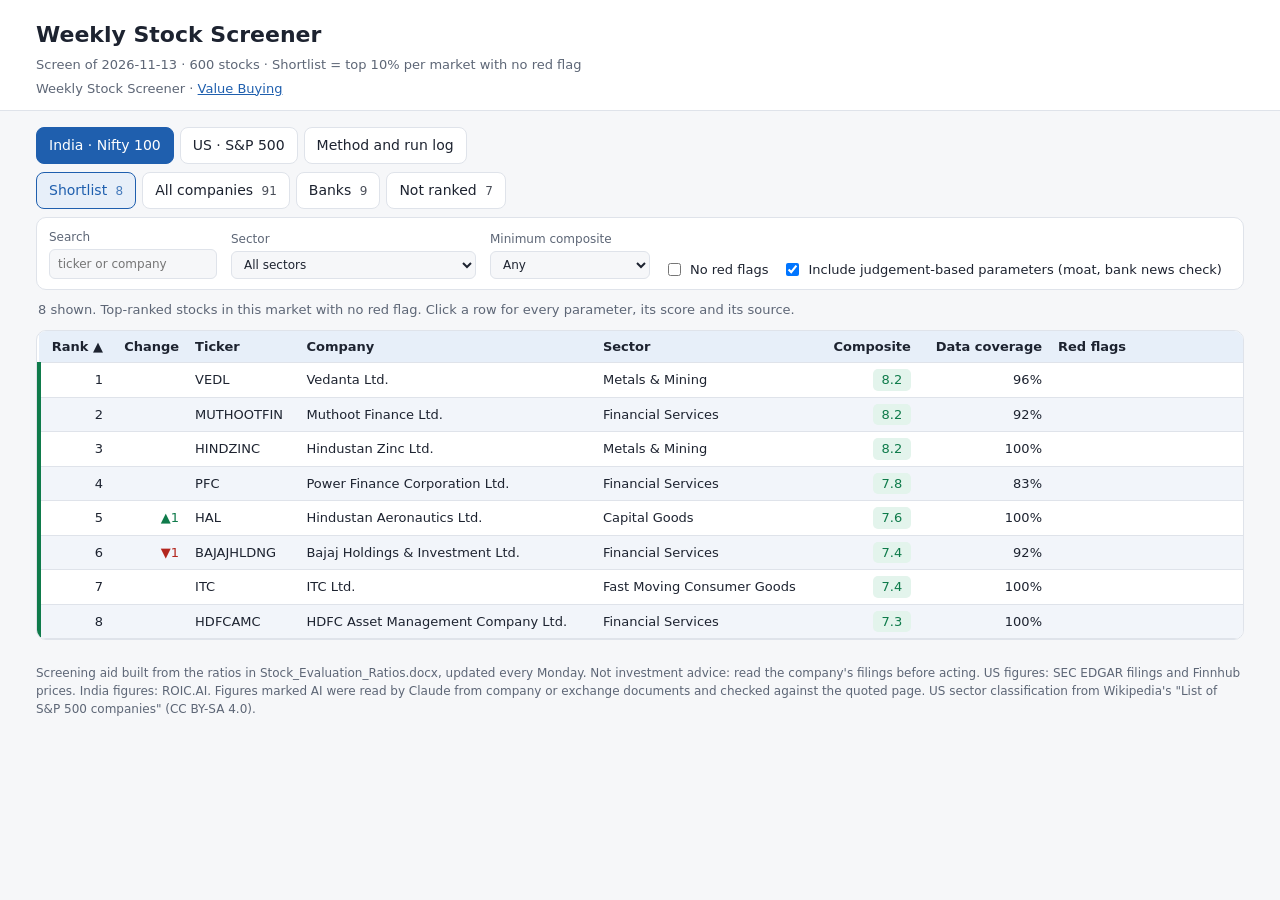
<file: index.html>
<!doctype html>
<html lang="en">
<head>
<meta charset="utf-8">
<meta name="viewport" content="width=device-width, initial-scale=1">
<meta name="robots" content="noindex, nofollow">
<meta http-equiv="Content-Security-Policy" content="default-src 'self'; script-src 'self'; style-src 'self'; img-src 'self' data:; connect-src 'self'; base-uri 'none'; form-action 'none'">
<title>Weekly Stock Screener</title>
<link rel="icon" href="data:,">
<link rel="stylesheet" href="style.css">
</head>
<body>
<header class="top">
  <div class="wrap">
    <h1>Weekly Stock Screener</h1>
    <p class="sub" id="meta">Loading…</p>
    <p class="sub">Weekly Stock Screener · <a href="value/">Value Buying</a></p>
  </div>
</header>

<main class="wrap">
  <nav class="tabs" aria-label="Market">
    <button data-market="india" aria-selected="true">India · Nifty 100</button>
    <button data-market="us" aria-selected="false">US · S&amp;P 500</button>
    <button data-market="about" aria-selected="false">Method and run log</button>
  </nav>
  <nav class="tabs sub-tabs" id="views" aria-label="View">
    <button data-view="Shortlist" aria-selected="true">Shortlist <span class="count" data-count="Shortlist"></span></button>
    <button data-view="companies" aria-selected="false">All companies <span class="count" data-count="companies"></span></button>
    <button data-view="banks" aria-selected="false">Banks <span class="count" data-count="banks"></span></button>
    <button data-view="Insufficient data" aria-selected="false">Not ranked <span class="count" data-count="Insufficient data"></span></button>
  </nav>

  <section class="filters" id="filters" aria-label="Filters">
    <label>Search <input type="search" id="q" placeholder="ticker or company"></label>
    <label>Sector <select id="sector"><option value="">All sectors</option></select></label>
    <label>Minimum composite <select id="minscore">
      <option value="">Any</option><option value="5">5+</option><option value="6">6+</option>
      <option value="7">7+</option><option value="8">8+</option>
    </select></label>
    <label class="check"><input type="checkbox" id="noflags"> No red flags</label>
    <label class="check" title="Economic moat and the bank news check are judgements made by AI, not measured numbers. Switch off to rank on measured and reported figures only."><input type="checkbox" id="subj" checked> Include judgement-based parameters (moat, bank news check)</label>
  </section>

  <p class="hint" id="hint"></p>
  <section id="detail" class="card detail" hidden></section>
  <div class="tablewrap" id="tablewrap"><table id="table"><thead></thead><tbody></tbody></table></div>
  <section id="about" hidden></section>
</main>

<footer class="wrap foot">
  Screening aid built from the ratios in Stock_Evaluation_Ratios.docx, updated every Monday. Not investment advice:
  read the company's filings before acting. US figures: SEC EDGAR filings and Finnhub prices. India figures: ROIC.AI.
  Figures marked AI were read by Claude from company or exchange documents and checked against the quoted page.
  US sector classification from Wikipedia's "List of S&amp;P 500 companies" (CC BY-SA 4.0).
</footer>
<script src="app.js"></script>
</body>
</html>
</file>
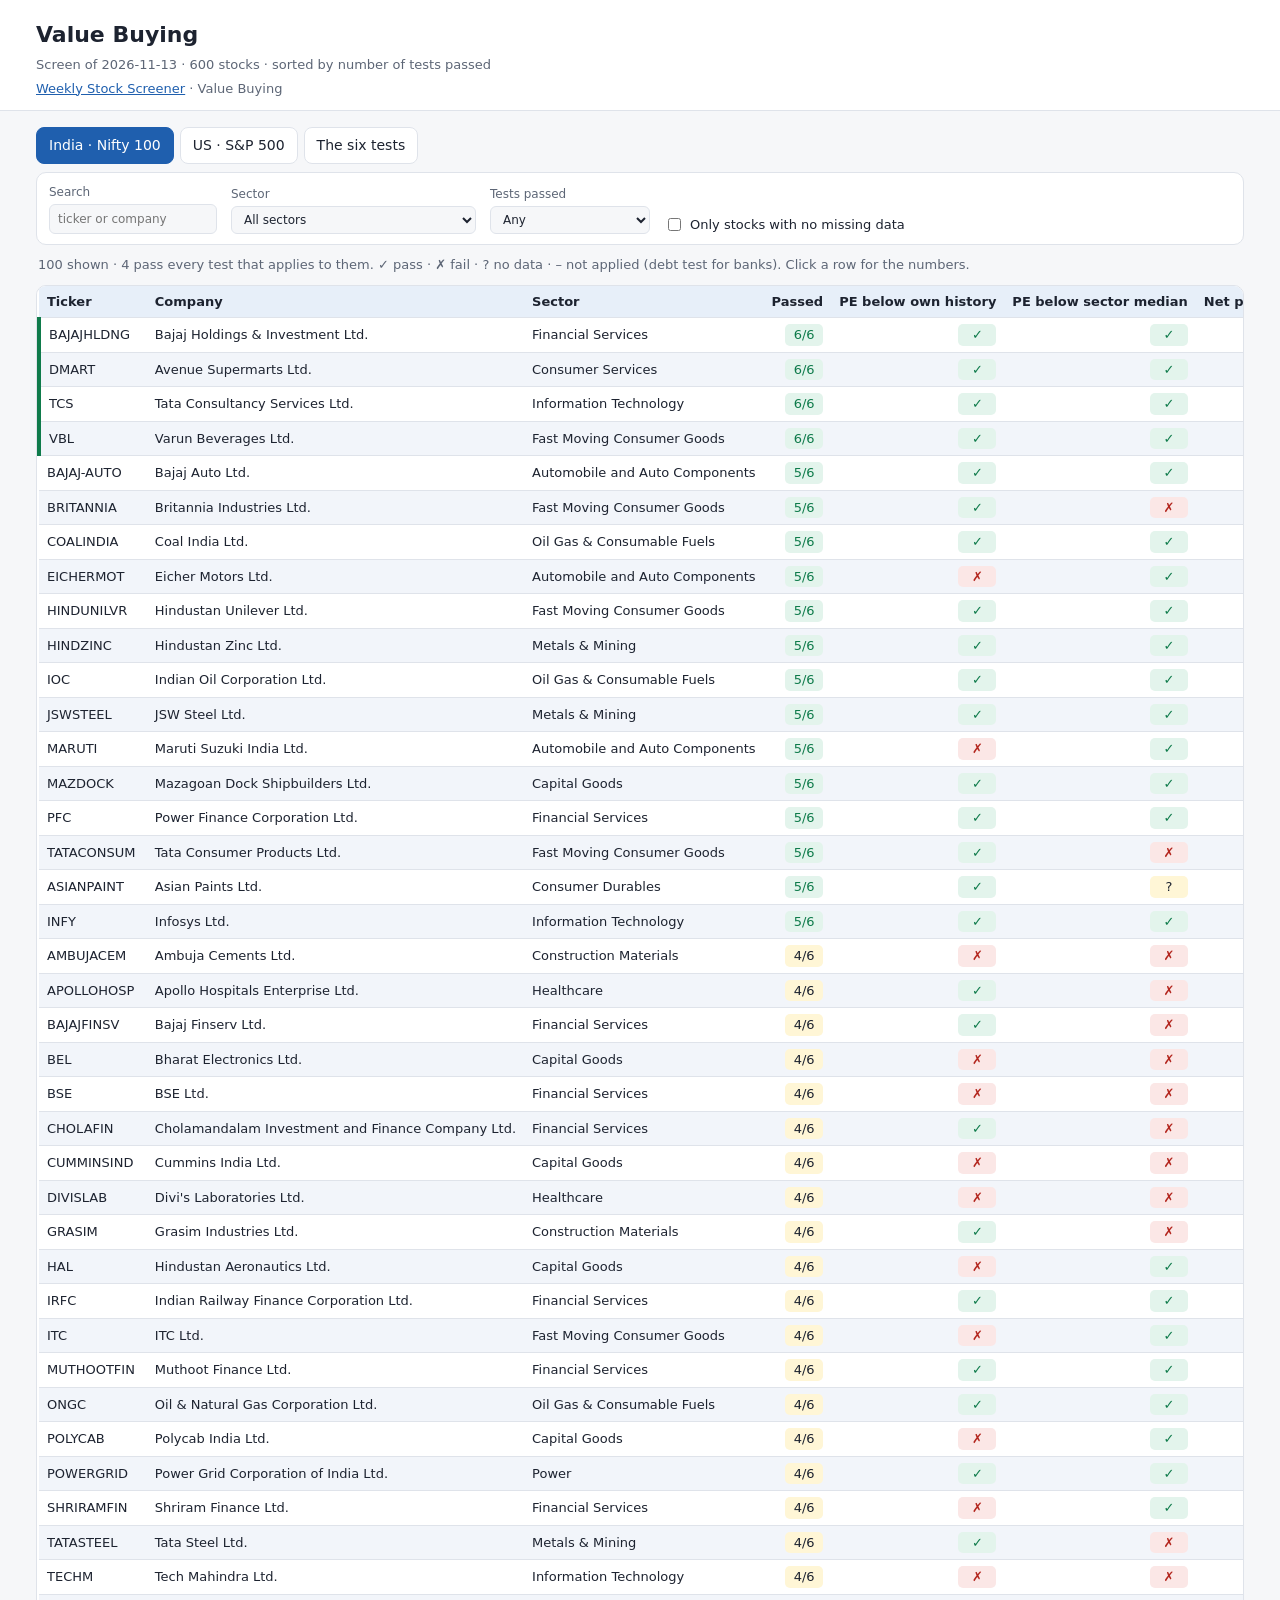
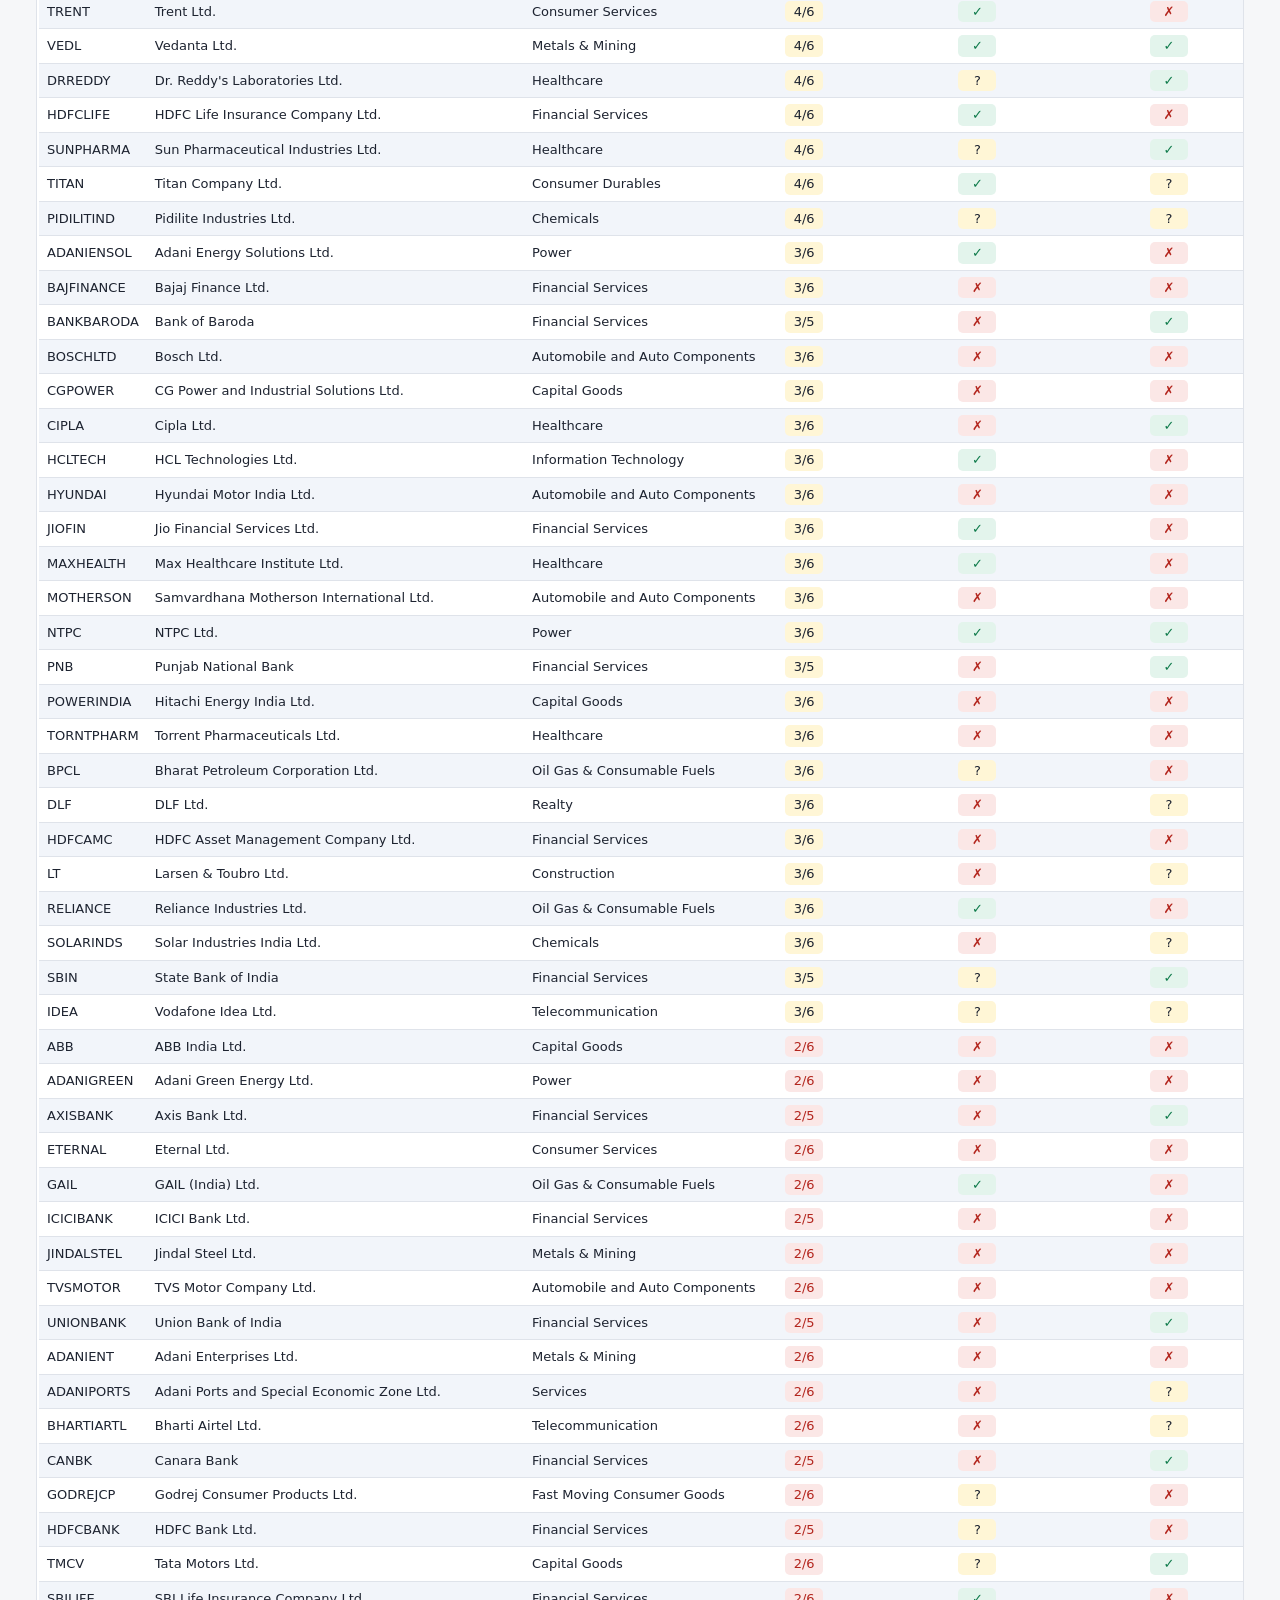
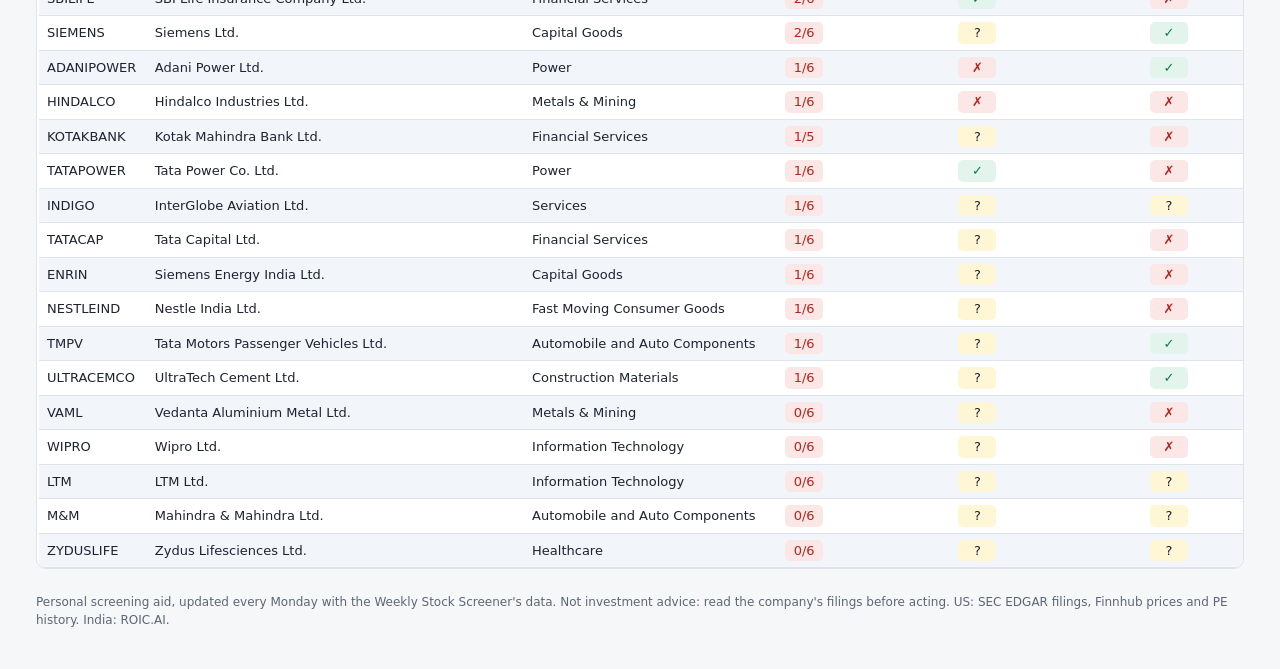
<file: value/index.html>
<!doctype html>
<html lang="en">
<head>
<meta charset="utf-8">
<meta name="viewport" content="width=device-width, initial-scale=1">
<meta name="robots" content="noindex, nofollow">
<meta http-equiv="Content-Security-Policy" content="default-src 'self'; script-src 'self'; style-src 'self'; img-src 'self' data:; connect-src 'self'; base-uri 'none'; form-action 'none'">
<title>Value Buying</title>
<link rel="icon" href="data:,">
<link rel="stylesheet" href="../style.css">
</head>
<body>
<header class="top">
  <div class="wrap">
    <h1>Value Buying</h1>
    <p class="sub" id="meta">Loading…</p>
    <p class="sub"><a href="../">Weekly Stock Screener</a> · Value Buying</p>
  </div>
</header>

<main class="wrap">
  <nav class="tabs" aria-label="Market">
    <button data-market="india" aria-selected="true">India · Nifty 100</button>
    <button data-market="us" aria-selected="false">US · S&amp;P 500</button>
    <button data-market="about" aria-selected="false">The six tests</button>
  </nav>

  <section class="filters" id="filters" aria-label="Filters">
    <label>Search <input type="search" id="q" placeholder="ticker or company"></label>
    <label>Sector <select id="sector"><option value="">All sectors</option></select></label>
    <label>Tests passed <select id="minpass">
      <option value="">Any</option><option value="6">All 6</option><option value="5">5 or more</option>
      <option value="4">4 or more</option><option value="3">3 or more</option>
    </select></label>
    <label class="check"><input type="checkbox" id="complete"> Only stocks with no missing data</label>
  </section>

  <p class="hint" id="hint"></p>
  <section id="detail" class="card detail" hidden></section>
  <div class="tablewrap" id="tablewrap"><table id="table"><thead></thead><tbody></tbody></table></div>
  <section id="about" class="card about" hidden></section>
</main>

<footer class="wrap foot">
  Personal screening aid, updated every Monday with the Weekly Stock Screener's data. Not investment advice:
  read the company's filings before acting. US: SEC EDGAR filings, Finnhub prices and PE history. India: ROIC.AI.
</footer>
<script src="app.js"></script>
</body>
</html>
</file>
<file: style.css>
:root {
  --bg: #f6f7f9; --panel: #ffffff; --text: #1d2330; --muted: #5d6676; --line: #dfe3ea; --band: #f2f5fa;
  --accent: #1f5fae; --accent-soft: #e7eff9; --good: #0f7b4b; --good-soft: #e3f4ec;
  --warn: #9a4a00; --warn-soft: #fdf0e1; --bad: #b3261e; --bad-soft: #fbe7e6; --mid-soft: #fff6d6;
}
@media (prefers-color-scheme: dark) {
  :root {
    --bg: #12151b; --panel: #1b1f27; --text: #e6e9ef; --muted: #9aa3b2; --line: #2c323d; --band: #20252f;
    --accent: #7fb0ff; --accent-soft: #1f2d44; --good: #6fd3a6; --good-soft: #17322a;
    --warn: #f0b36a; --warn-soft: #3a2a17; --bad: #ff8a80; --bad-soft: #3a1d1b; --mid-soft: #3a3417;
  }
}
* { box-sizing: border-box; }
[hidden] { display: none !important; }
a { color: var(--accent); }
body { margin: 0; background: var(--bg); color: var(--text); font: 14px/1.5 system-ui, -apple-system, "Segoe UI", Roboto, sans-serif; }
.wrap { max-width: 1240px; margin: 0 auto; padding: 0 16px; }
.top { background: var(--panel); border-bottom: 1px solid var(--line); padding: 18px 0 12px; }
h1 { margin: 0; font-size: 22px; }
h2 { font-size: 17px; margin: 18px 0 8px; }
h3 { font-size: 15px; margin: 14px 0 6px; }
.sub { margin: 4px 0 0; color: var(--muted); font-size: 13px; }
.tabs { display: flex; gap: 6px; flex-wrap: wrap; margin: 16px 0 8px; }
.sub-tabs { margin-top: 0; }
.tabs button { border: 1px solid var(--line); background: var(--panel); color: var(--text); padding: 7px 12px; border-radius: 8px; cursor: pointer; font: inherit; }
.tabs button[aria-selected="true"] { background: var(--accent); border-color: var(--accent); color: #fff; }
.sub-tabs button[aria-selected="true"] { background: var(--accent-soft); color: var(--accent); border-color: var(--accent); }
.count { opacity: 0.8; font-size: 12px; margin-left: 4px; }
.filters { display: flex; flex-wrap: wrap; gap: 10px 14px; align-items: end; background: var(--panel); border: 1px solid var(--line); border-radius: 10px; padding: 10px 12px; }
.filters label { display: flex; flex-direction: column; font-size: 12px; color: var(--muted); gap: 3px; }
.filters label.check { flex-direction: row; align-items: center; gap: 6px; font-size: 13px; color: var(--text); }
.filters input[type="search"], .filters select { font: inherit; padding: 5px 8px; border: 1px solid var(--line); border-radius: 6px; background: var(--bg); color: var(--text); min-width: 160px; }
.dl { margin-left: auto; font-size: 13px; padding: 6px 12px; border: 1px solid var(--accent); border-radius: 6px; text-decoration: none; }
.hint { color: var(--muted); font-size: 13px; margin: 10px 2px; }
.tablewrap { overflow-x: auto; background: var(--panel); border: 1px solid var(--line); border-radius: 10px; }
table { border-collapse: collapse; width: 100%; font-size: 13px; }
th, td { padding: 6px 8px; border-bottom: 1px solid var(--line); text-align: left; white-space: nowrap; }
th { position: sticky; top: 0; background: var(--accent-soft); cursor: pointer; user-select: none; font-weight: 600; }
th.num, td.num { text-align: right; }
tbody tr:nth-child(even) { background: var(--band); }
tbody tr { cursor: pointer; }
tbody tr:hover { outline: 2px solid var(--accent-soft); }
tbody tr.short td:first-child { border-left: 4px solid var(--good); }
td.flags { white-space: normal; min-width: 180px; color: var(--warn); font-size: 12px; }
.sc { display: inline-block; min-width: 38px; text-align: center; padding: 1px 6px; border-radius: 5px; font-variant-numeric: tabular-nums; }
.sc.hi { background: var(--good-soft); color: var(--good); }
.sc.md { background: var(--mid-soft); }
.sc.lo { background: var(--bad-soft); color: var(--bad); }
.up { color: var(--good); } .down { color: var(--bad); }
.card { background: var(--panel); border: 1px solid var(--line); border-radius: 10px; padding: 14px 16px; margin: 14px 0; }
.detail .close { float: right; font: inherit; border: 1px solid var(--line); background: var(--bg); color: var(--text); border-radius: 6px; padding: 3px 10px; cursor: pointer; }
.facts { color: var(--muted); font-size: 13px; margin: 2px 0 8px; }
.secgrid { display: flex; flex-wrap: wrap; gap: 8px; margin: 8px 0; }
.secbox { background: var(--band); border-radius: 8px; padding: 6px 10px; font-size: 13px; }
.badge { font-size: 11px; padding: 2px 7px; border-radius: 99px; background: var(--accent-soft); color: var(--accent); margin-left: 6px; }
.badge.ok { background: var(--good-soft); color: var(--good); }
.badge.warnb { background: var(--warn-soft); color: var(--warn); }
.ev { font-size: 13px; margin: 4px 0; }
.ev .q { color: var(--muted); }
.muted { color: var(--muted); }
.about p, .about li { max-width: 900px; }
.foot { color: var(--muted); font-size: 12px; padding: 24px 16px 40px; }
@media (max-width: 640px) { .filters label { width: 100%; } .filters input[type="search"], .filters select { width: 100%; } .dl { margin-left: 0; } }
</file>
